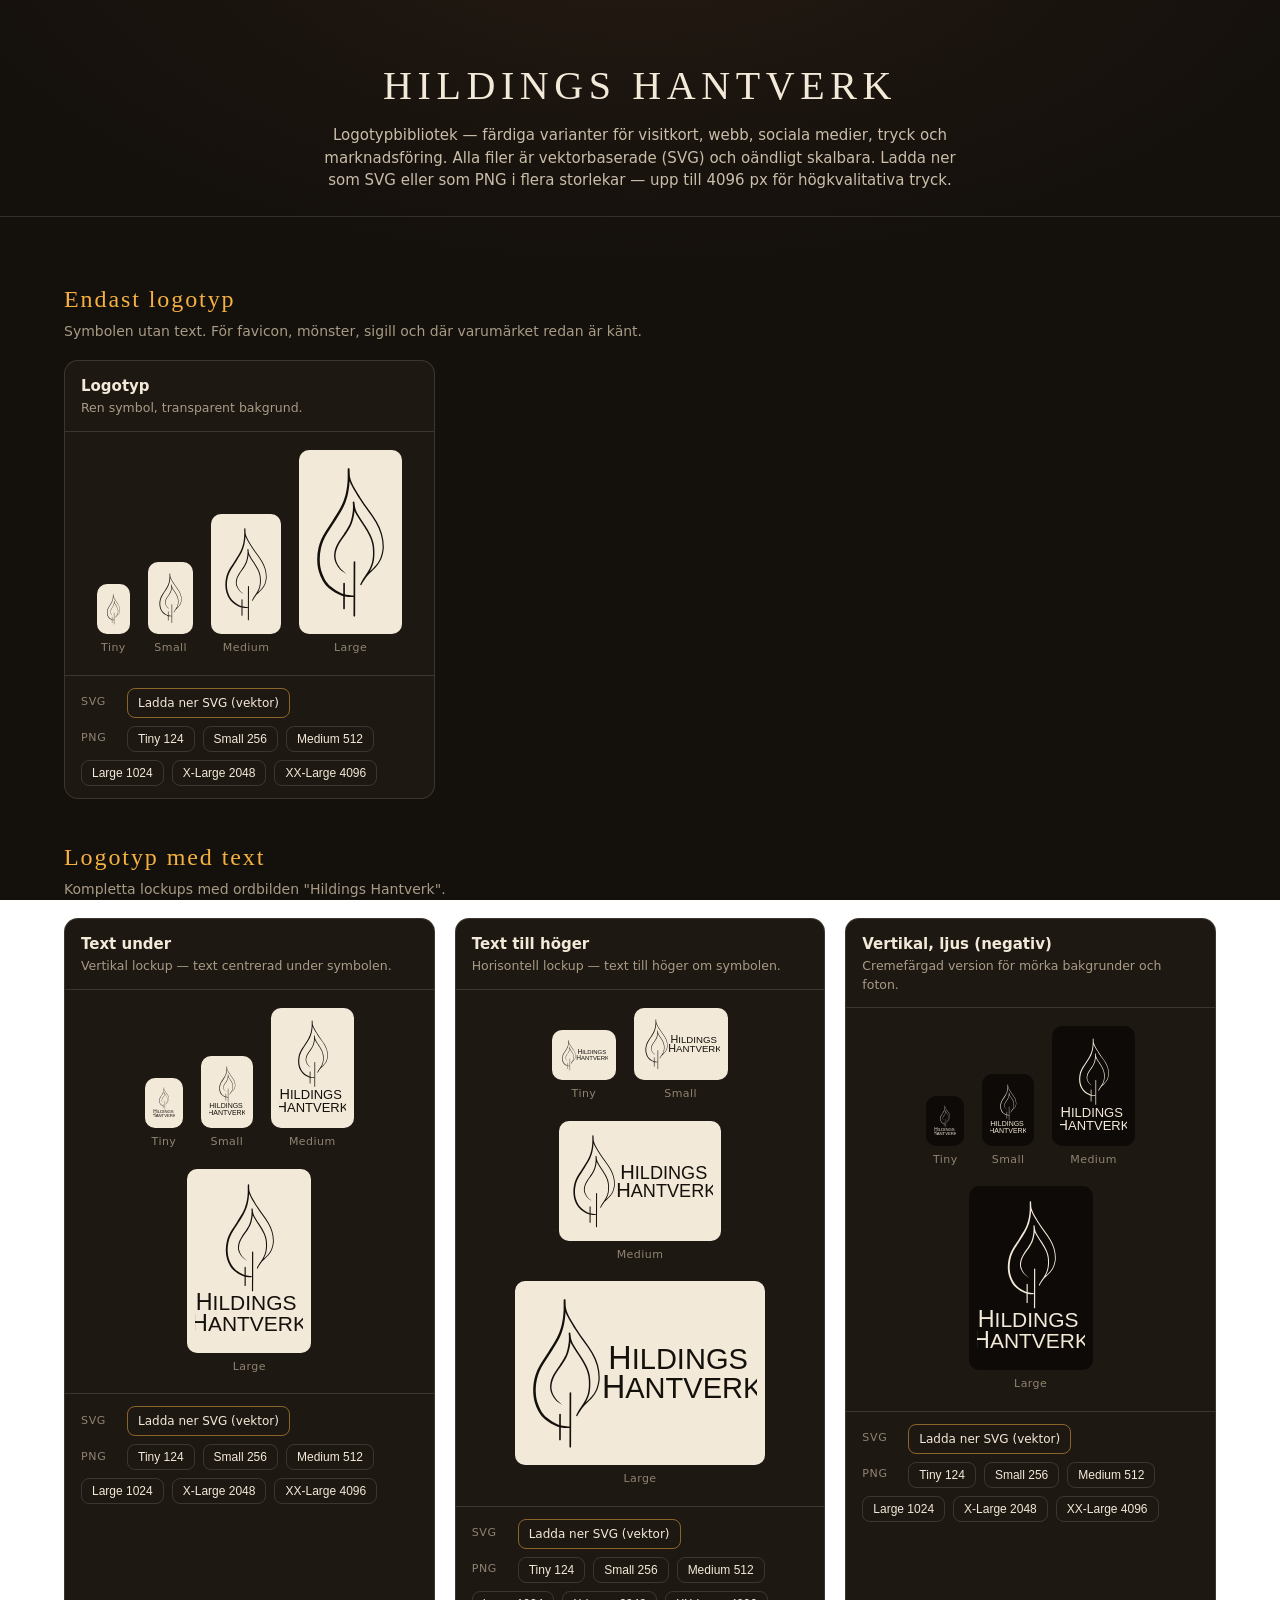
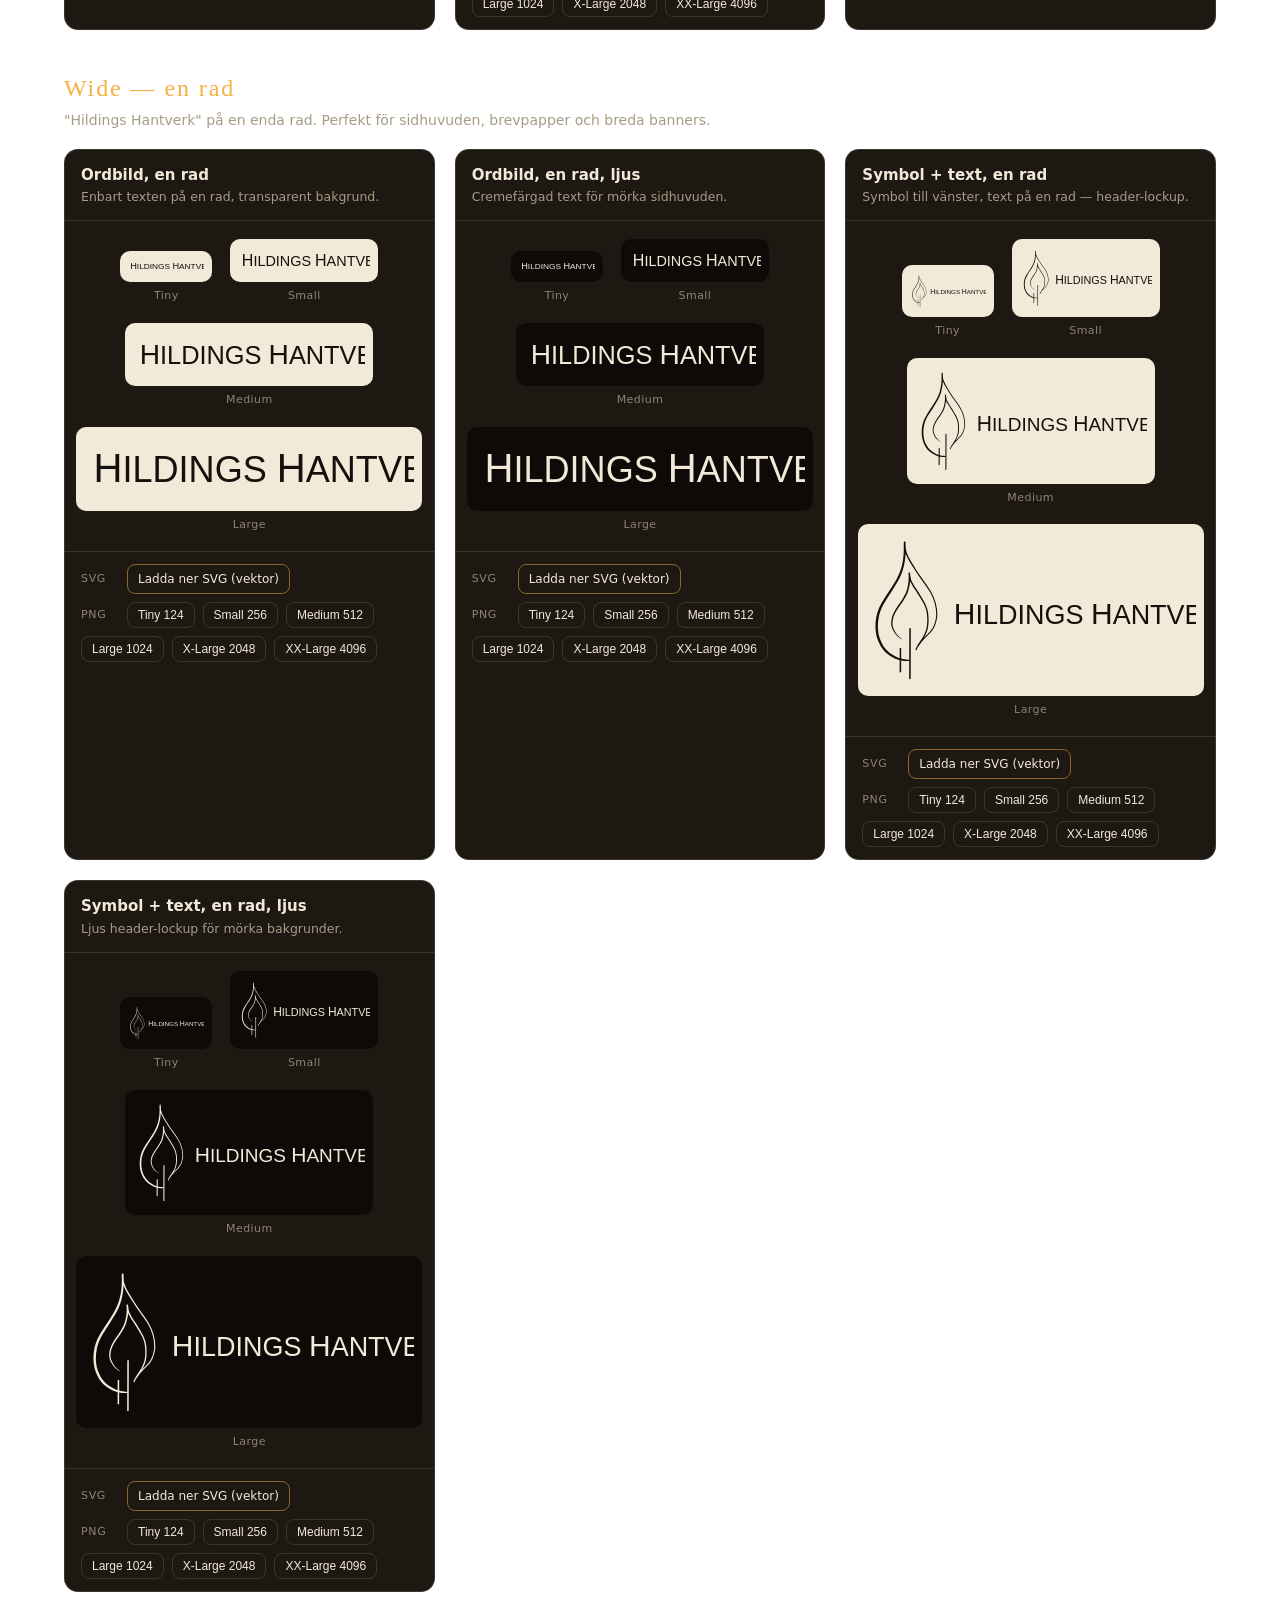
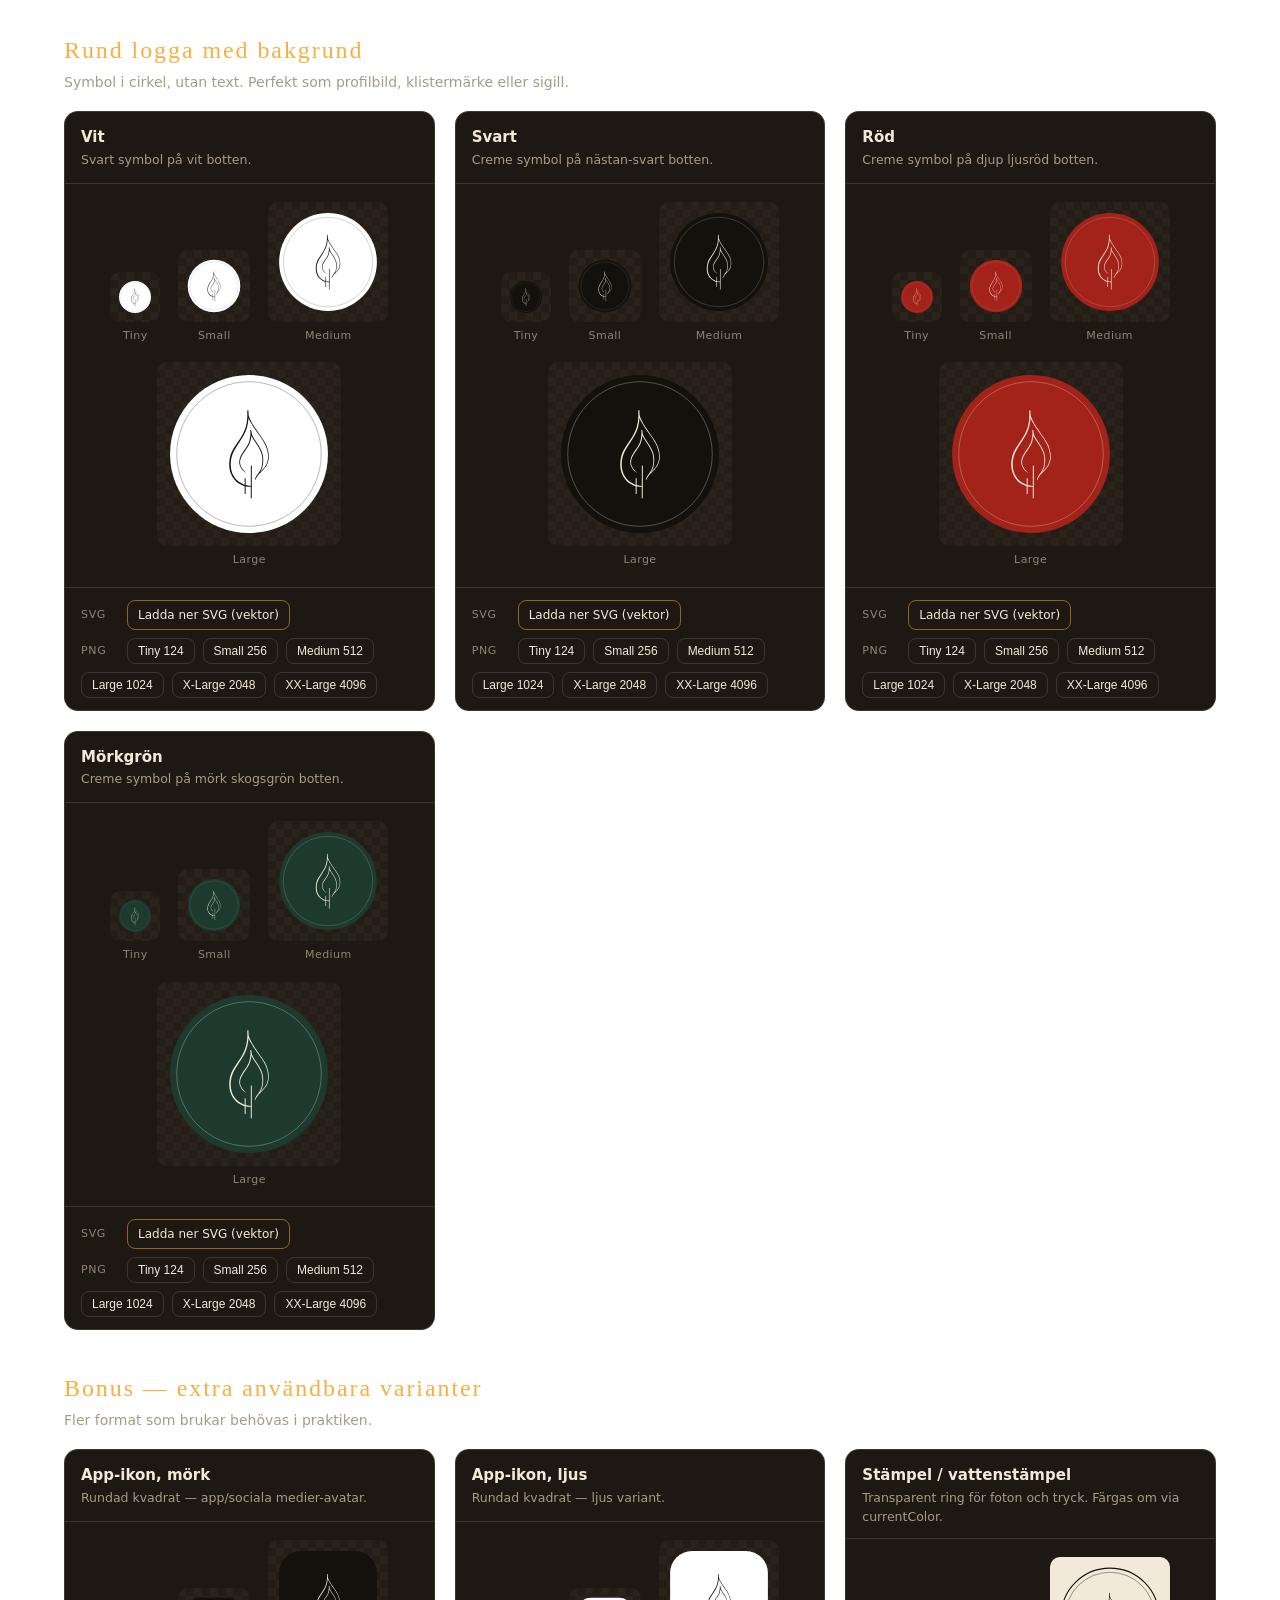
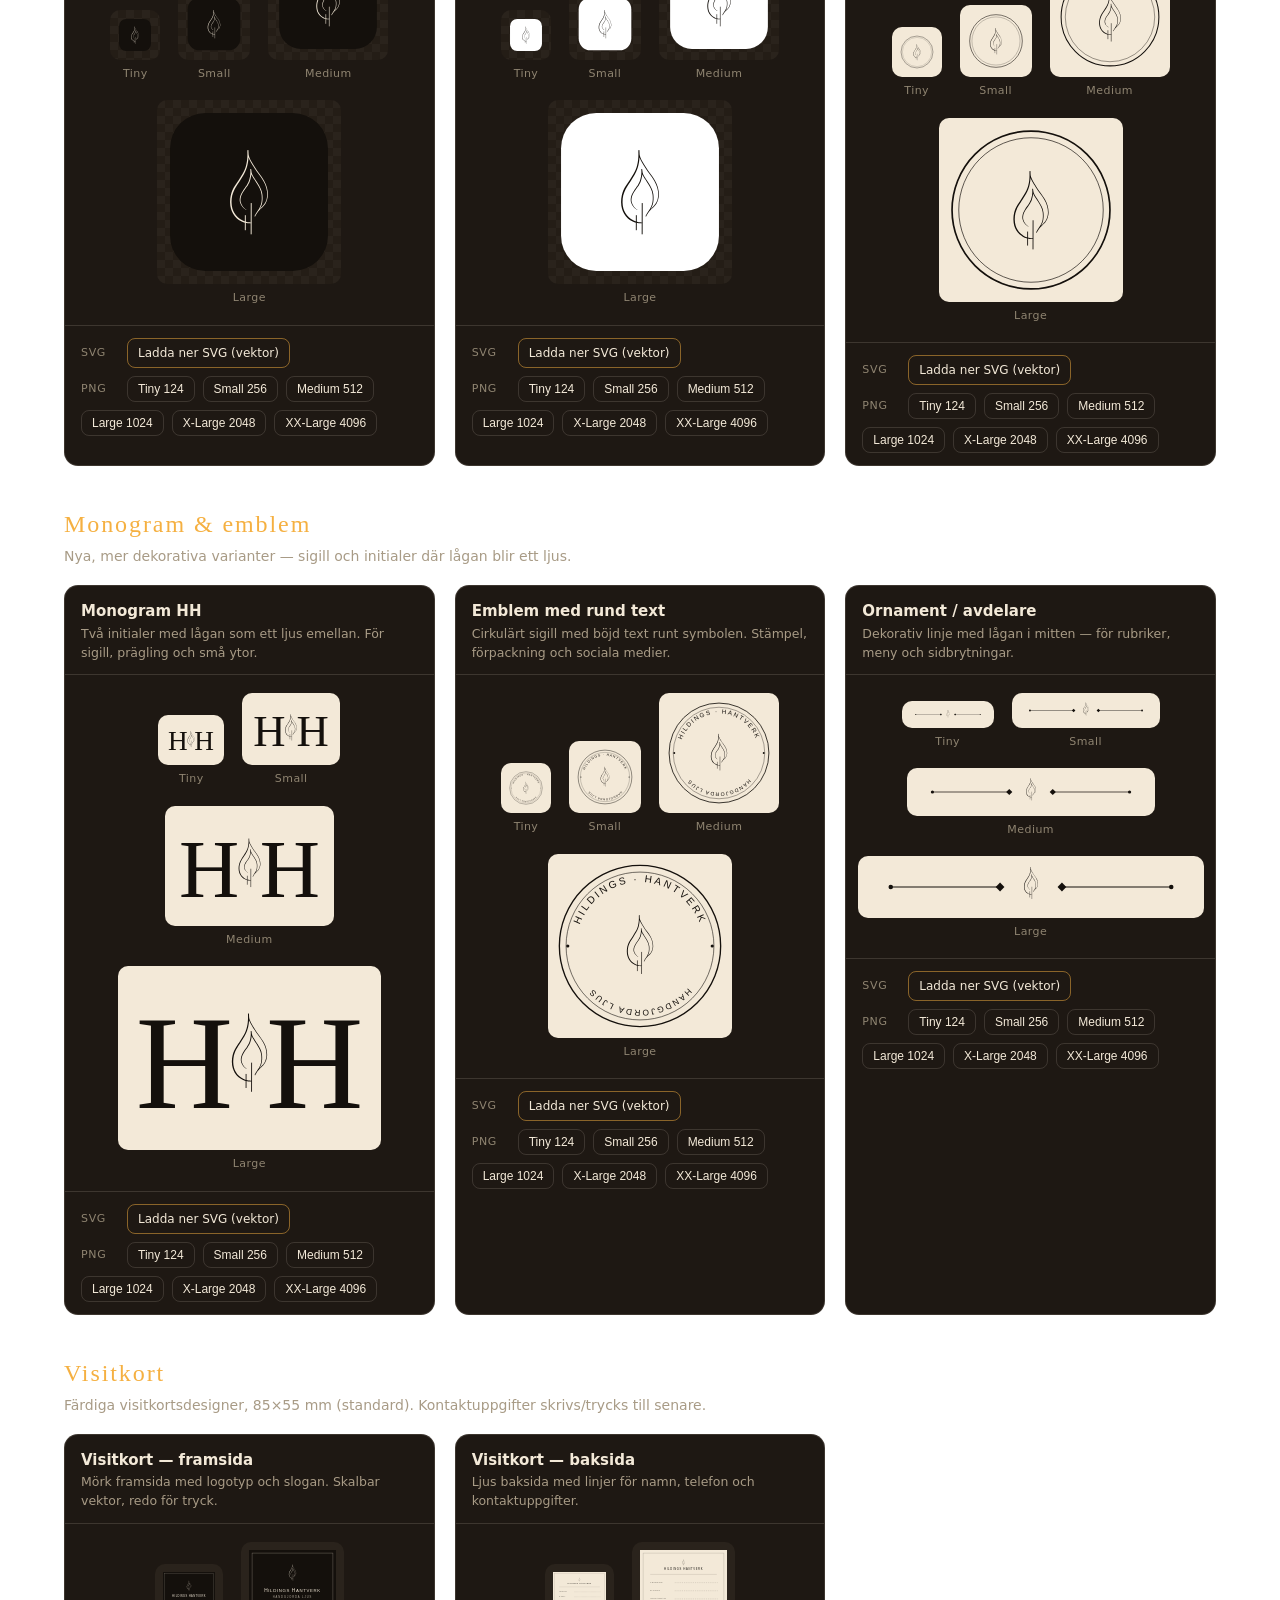
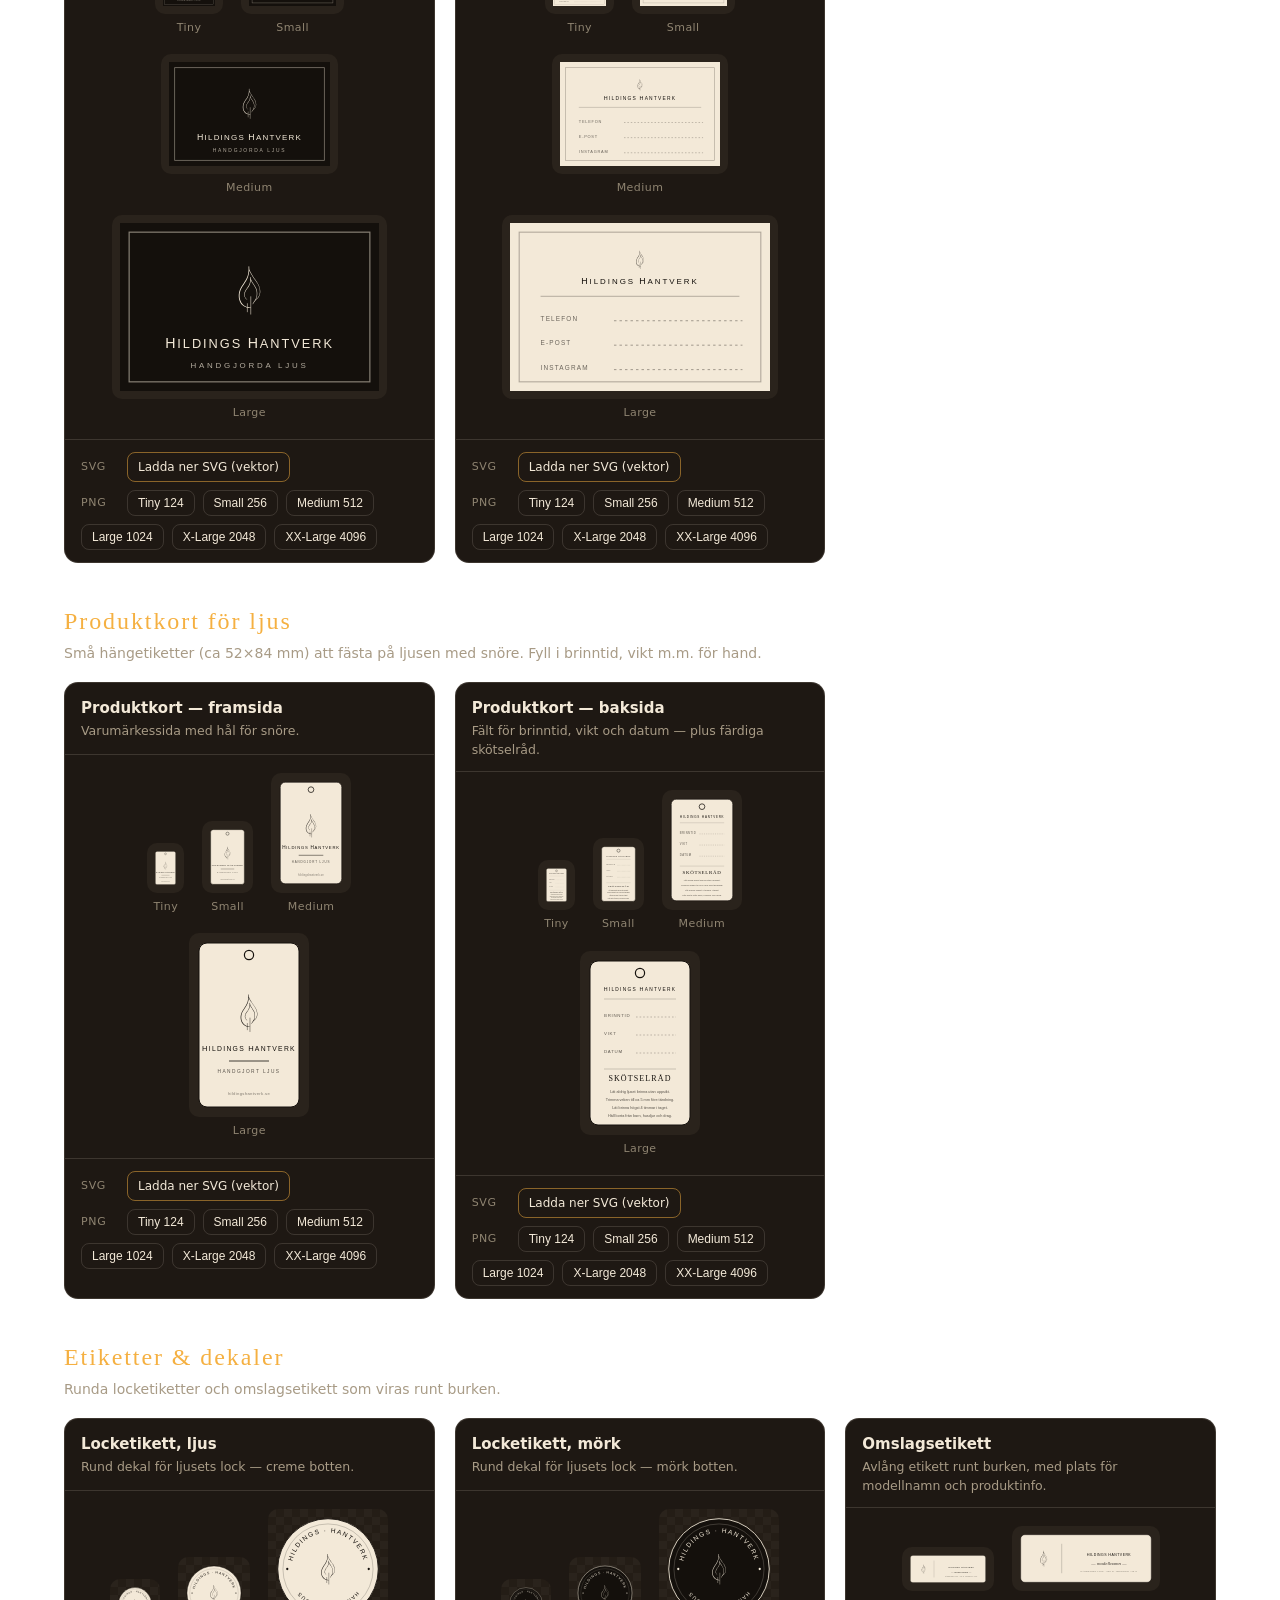
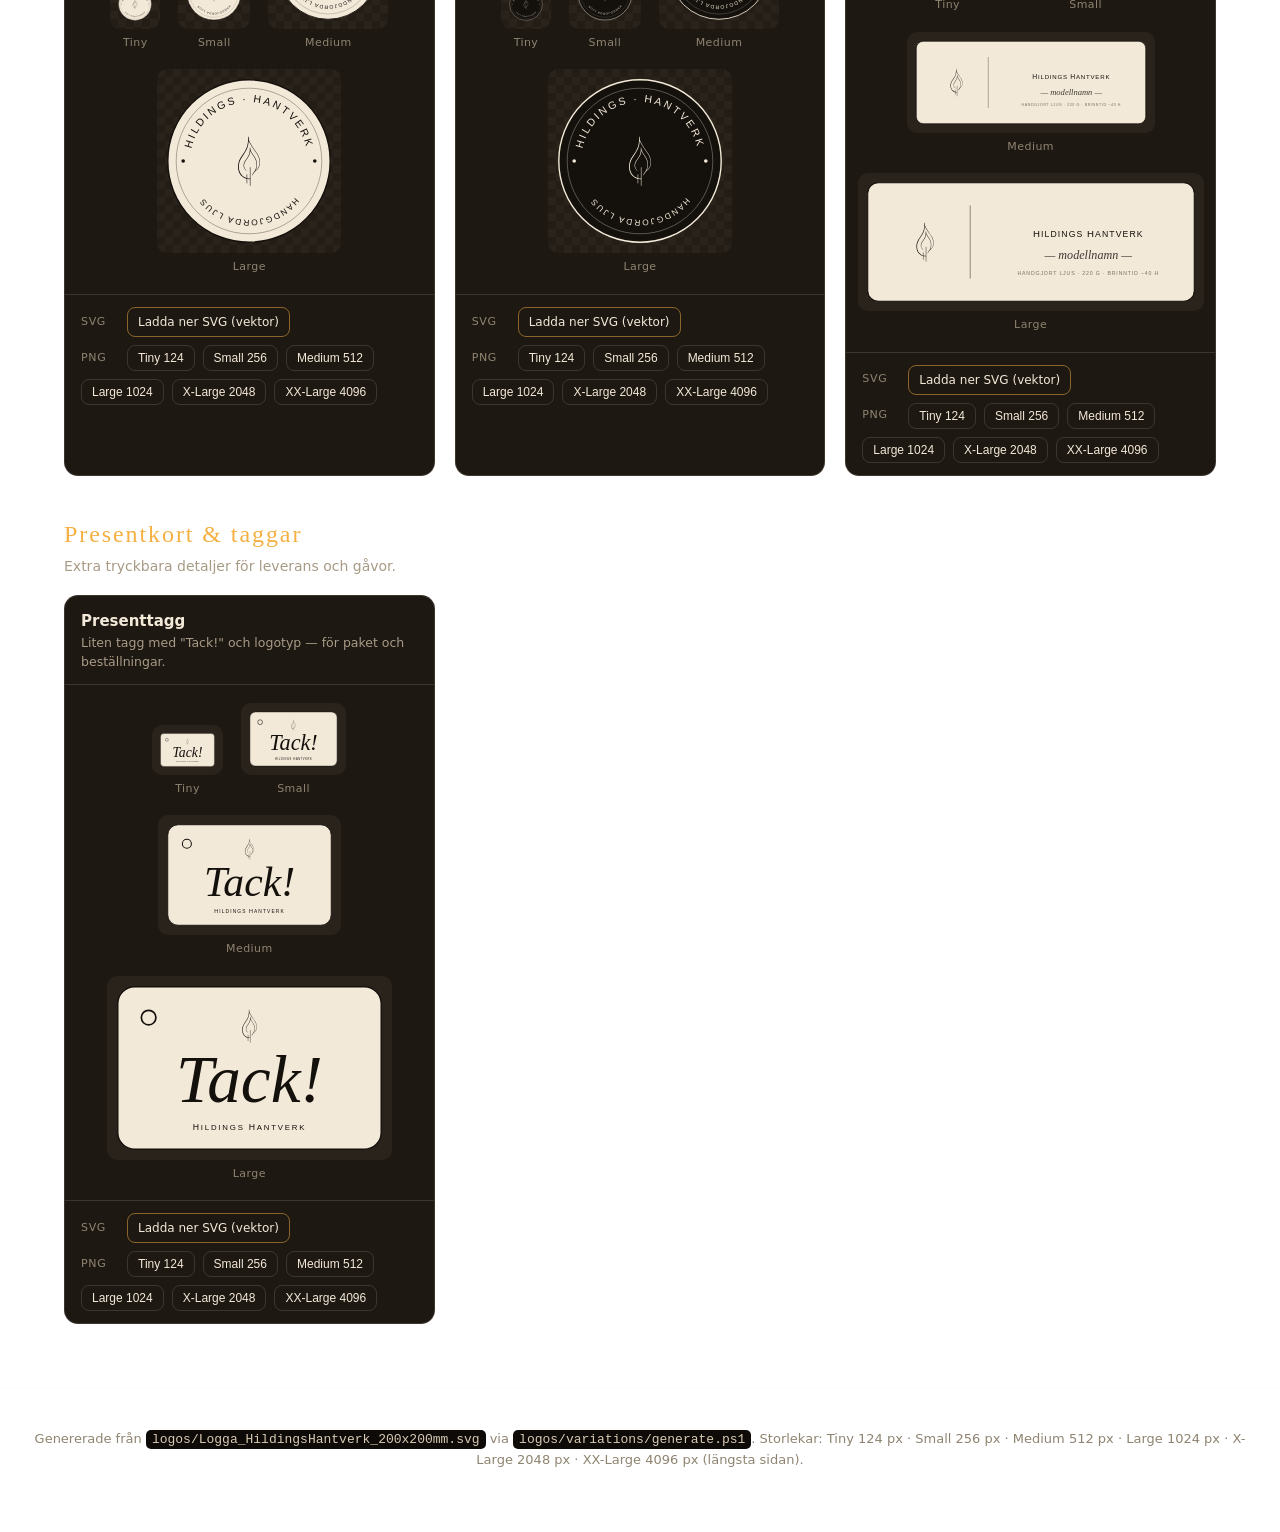
<file: logos/gallery.html>
<!DOCTYPE html>
<html lang="sv">
<head>
<meta charset="UTF-8">
<meta name="viewport" content="width=device-width, initial-scale=1.0">
<title>Hildings Hantverk — Logotypvarianter</title>
<style>
  :root{
    --near:#14100c; --cream:#f3e9d8; --amber:#f5b041; --red:#a3231a; --green:#1c3a2e;
    --panel:#1e1813; --line:rgba(243,233,216,.14);
  }
  *{box-sizing:border-box}
  body{
    margin:0; background:radial-gradient(1200px 600px at 50% -10%, #241a12 0%, var(--near) 60%) fixed;
    color:var(--cream); font-family:"Inter","Segoe UI",system-ui,Arial,sans-serif; line-height:1.5;
  }
  header{padding:56px 24px 24px; text-align:center; border-bottom:1px solid var(--line)}
  header h1{
    font-family:"Cormorant Garamond",Georgia,serif; font-weight:500; letter-spacing:.14em;
    text-transform:uppercase; font-size:clamp(24px,4vw,40px); margin:0 0 8px;
  }
  header p{margin:0 auto; max-width:640px; color:#c9bda9; font-size:15px}
  main{max-width:1200px; margin:0 auto; padding:24px}
  section{margin:40px 0}
  section > h2{
    font-family:"Cormorant Garamond",Georgia,serif; font-weight:500; letter-spacing:.08em;
    font-size:24px; margin:0 0 4px; color:var(--amber);
  }
  section > .sub{margin:0 0 18px; color:#a89b86; font-size:14px}
  .grid{display:grid; grid-template-columns:repeat(auto-fill,minmax(280px,1fr)); gap:20px}
  .card{
    background:var(--panel); border:1px solid var(--line); border-radius:14px; overflow:hidden;
    display:flex; flex-direction:column;
  }
  .card h3{margin:0; padding:14px 16px 2px; font-size:15px; font-weight:600}
  .card .desc{margin:0; padding:0 16px 12px; color:#a89b86; font-size:12.5px; min-height:32px}
  .previews{
    display:flex; align-items:flex-end; justify-content:center; gap:18px; padding:18px 16px;
    border-top:1px solid var(--line); border-bottom:1px solid var(--line); flex-wrap:wrap;
  }
  .pv{display:flex; flex-direction:column; align-items:center; gap:6px}
  .pv .frame{
    display:flex; align-items:center; justify-content:center; border-radius:10px; padding:8px;
  }
  .pv .frame img{display:block}
  .pv small{color:#8f8471; font-size:11px; letter-spacing:.04em}
  .bg-cream{background:var(--cream)}
  .bg-dark{background:#0d0a07}
  .bg-soft{background:#2a231c}
  .bg-checker{
    background-color:#2a231c;
    background-image:linear-gradient(45deg,#241d16 25%,transparent 25%),linear-gradient(-45deg,#241d16 25%,transparent 25%),linear-gradient(45deg,transparent 75%,#241d16 75%),linear-gradient(-45deg,transparent 75%,#241d16 75%);
    background-size:16px 16px; background-position:0 0,0 8px,8px -8px,-8px 0;
  }
  .downloads{padding:12px 16px; display:flex; flex-direction:column; gap:8px}
  .dl-row{display:flex; align-items:center; gap:8px; flex-wrap:wrap}
  .dl-label{font-size:11px; color:#8f8471; width:38px; text-transform:uppercase; letter-spacing:.06em}
  .btn{
    border:1px solid var(--line); background:transparent; color:var(--cream); cursor:pointer;
    padding:5px 10px; border-radius:8px; font-size:12px; text-decoration:none; display:inline-block;
    transition:background .15s,border-color .15s;
  }
  .btn:hover{background:rgba(245,176,65,.14); border-color:var(--amber)}
  .btn.svg{border-color:rgba(245,176,65,.5)}
  footer{padding:40px 24px 64px; text-align:center; color:#8f8471; font-size:13px; border-top:1px solid var(--line)}
  code{background:#0d0a07; padding:2px 6px; border-radius:5px; color:#d8cbb4}
</style>
</head>
<body>
<header>
  <h1>Hildings Hantverk</h1>
  <p>Logotypbibliotek — färdiga varianter för visitkort, webb, sociala medier, tryck och marknadsföring.
     Alla filer är vektorbaserade (SVG) och oändligt skalbara. Ladda ner som SVG eller som PNG i flera storlekar — upp till 4096 px för högkvalitativa tryck.</p>
</header>
<main id="app"></main>
<footer>
  Genererade från <code>logos/Logga_HildingsHantverk_200x200mm.svg</code> via <code>logos/variations/generate.ps1</code>.
  Storlekar: Tiny&nbsp;124&nbsp;px · Small 256&nbsp;px · Medium 512&nbsp;px · Large 1024&nbsp;px · X-Large 2048&nbsp;px · XX-Large 4096&nbsp;px (längsta sidan).
</footer>

<script>
const SIZES  = { T:124, S:256, M:512, L:1024, XL:2048, XXL:4096 };
const LABELS = { T:'Tiny', S:'Small', M:'Medium', L:'Large', XL:'X-Large', XXL:'XX-Large' };
// Which sizes to show as visual thumbnails (downloads offer every size in SIZES).
const PREVIEW_KEYS = ['T','S','M','L'];

// bg: backdrop for the transparent-preview so the artwork is visible
const SECTIONS = [
  { title:'Endast logotyp', sub:'Symbolen utan text. För favicon, mönster, sigill och där varumärket redan är känt.',
    items:[ {file:'logo-only', title:'Logotyp', desc:'Ren symbol, transparent bakgrund.', bg:'cream'} ] },

  { title:'Logotyp med text', sub:'Kompletta lockups med ordbilden "Hildings Hantverk".',
    items:[
      {file:'lockup-vertical', title:'Text under', desc:'Vertikal lockup — text centrerad under symbolen.', bg:'cream'},
      {file:'lockup-horizontal', title:'Text till höger', desc:'Horisontell lockup — text till höger om symbolen.', bg:'cream'},
      {file:'lockup-vertical-reversed', title:'Vertikal, ljus (negativ)', desc:'Cremefärgad version för mörka bakgrunder och foton.', bg:'dark'},
    ] },

  { title:'Wide — en rad', sub:'"Hildings Hantverk" på en enda rad. Perfekt för sidhuvuden, brevpapper och breda banners.',
    items:[
      {file:'wordmark-wide', title:'Ordbild, en rad', desc:'Enbart texten på en rad, transparent bakgrund.', bg:'cream', wide:true},
      {file:'wordmark-wide-reversed', title:'Ordbild, en rad, ljus', desc:'Cremefärgad text för mörka sidhuvuden.', bg:'dark', wide:true},
      {file:'lockup-wide', title:'Symbol + text, en rad', desc:'Symbol till vänster, text på en rad — header-lockup.', bg:'cream', wide:true},
      {file:'lockup-wide-reversed', title:'Symbol + text, en rad, ljus', desc:'Ljus header-lockup för mörka bakgrunder.', bg:'dark', wide:true},
    ] },

  { title:'Rund logga med bakgrund', sub:'Symbol i cirkel, utan text. Perfekt som profilbild, klistermärke eller sigill.',
    items:[
      {file:'badge-round-white', title:'Vit', desc:'Svart symbol på vit botten.', bg:'checker'},
      {file:'badge-round-black', title:'Svart', desc:'Creme symbol på nästan-svart botten.', bg:'checker'},
      {file:'badge-round-red', title:'Röd', desc:'Creme symbol på djup ljusröd botten.', bg:'checker'},
      {file:'badge-round-green', title:'Mörkgrön', desc:'Creme symbol på mörk skogsgrön botten.', bg:'checker'},
    ] },

  { title:'Bonus — extra användbara varianter', sub:'Fler format som brukar behövas i praktiken.',
    items:[
      {file:'app-icon-dark', title:'App-ikon, mörk', desc:'Rundad kvadrat — app/sociala medier-avatar.', bg:'checker'},
      {file:'app-icon-light', title:'App-ikon, ljus', desc:'Rundad kvadrat — ljus variant.', bg:'checker'},
      {file:'stamp', title:'Stämpel / vattenstämpel', desc:'Transparent ring för foton och tryck. Färgas om via currentColor.', bg:'cream'},
    ] },

  { title:'Monogram & emblem', sub:'Nya, mer dekorativa varianter — sigill och initialer där lågan blir ett ljus.',
    items:[
      {file:'monogram-hh', title:'Monogram HH', desc:'Två initialer med lågan som ett ljus emellan. För sigill, prägling och små ytor.', bg:'cream'},
      {file:'emblem-round', title:'Emblem med rund text', desc:'Cirkulärt sigill med böjd text runt symbolen. Stämpel, förpackning och sociala medier.', bg:'cream'},
      {file:'divider', title:'Ornament / avdelare', desc:'Dekorativ linje med lågan i mitten — för rubriker, meny och sidbrytningar.', bg:'cream', wide:true},
    ] },

  { title:'Visitkort', sub:'Färdiga visitkortsdesigner, 85×55 mm (standard). Kontaktuppgifter skrivs/trycks till senare.',
    items:[
      {file:'business-card-front', title:'Visitkort — framsida', desc:'Mörk framsida med logotyp och slogan. Skalbar vektor, redo för tryck.', bg:'soft'},
      {file:'business-card-back', title:'Visitkort — baksida', desc:'Ljus baksida med linjer för namn, telefon och kontaktuppgifter.', bg:'soft'},
    ] },

  { title:'Produktkort för ljus', sub:'Små hängetiketter (ca 52×84 mm) att fästa på ljusen med snöre. Fyll i brinntid, vikt m.m. för hand.',
    items:[
      {file:'product-card-front', title:'Produktkort — framsida', desc:'Varumärkessida med hål för snöre.', bg:'soft'},
      {file:'product-card-back', title:'Produktkort — baksida', desc:'Fält för brinntid, vikt och datum — plus färdiga skötselråd.', bg:'soft'},
    ] },

  { title:'Etiketter & dekaler', sub:'Runda locketiketter och omslagsetikett som viras runt burken.',
    items:[
      {file:'label-top-cream', title:'Locketikett, ljus', desc:'Rund dekal för ljusets lock — creme botten.', bg:'checker'},
      {file:'label-top-dark', title:'Locketikett, mörk', desc:'Rund dekal för ljusets lock — mörk botten.', bg:'checker'},
      {file:'candle-wrap-label', title:'Omslagsetikett', desc:'Avlång etikett runt burken, med plats för modellnamn och produktinfo.', bg:'soft', wide:true},
    ] },

  { title:'Presentkort & taggar', sub:'Extra tryckbara detaljer för leverans och gåvor.',
    items:[
      {file:'gift-tag', title:'Presenttagg', desc:'Liten tagg med "Tack!" och logotyp — för paket och beställningar.', bg:'soft'},
    ] },
];

const DISPLAY_H = { T:34, S:56, M:104, L:168 };   // preview heights (normal items)
const DISPLAY_W = { T:76, S:132, M:232, L:330 };  // preview widths (wide items)
const DIR = 'variations/'; // the SVG source files live in logos/variations/

async function fetchSvgText(file){
  const r = await fetch(DIR + file + '.svg');
  return await r.text();
}
function viewBoxAspect(svgText){
  const m = svgText.match(/viewBox="([\d.\-\s]+)"/);
  const p = m[1].trim().split(/\s+/).map(Number);
  return p[2] / p[3]; // w/h
}
async function toPng(file, longest){
  const svgText = await fetchSvgText(file);
  const aspect = viewBoxAspect(svgText);
  let w, h;
  if (aspect >= 1){ w = longest; h = Math.round(longest / aspect); }
  else { h = longest; w = Math.round(longest * aspect); }
  const blob = new Blob([svgText], {type:'image/svg+xml'});
  const url = URL.createObjectURL(blob);
  const img = new Image();
  await new Promise((res,rej)=>{ img.onload=res; img.onerror=rej; img.src=url; });
  const canvas = document.createElement('canvas');
  canvas.width = w; canvas.height = h;
  const ctx = canvas.getContext('2d');
  ctx.drawImage(img, 0, 0, w, h);
  URL.revokeObjectURL(url);
  return await new Promise(res => canvas.toBlob(res, 'image/png'));
}
async function downloadPng(file, key){
  const blob = await toPng(file, SIZES[key]);
  const a = document.createElement('a');
  a.href = URL.createObjectURL(blob);
  a.download = `hildings-${file}-${LABELS[key].toLowerCase()}-${SIZES[key]}.png`;
  a.click();
  setTimeout(()=>URL.revokeObjectURL(a.href), 1000);
}

function card(item){
  const el = document.createElement('div');
  el.className = 'card';
  const previews = PREVIEW_KEYS.map(k=>{
    const style = item.wide ? `width:${DISPLAY_W[k]}px` : `height:${DISPLAY_H[k]}px`;
    return `
    <div class="pv">
      <div class="frame bg-${item.bg}">
        <img src="${DIR}${item.file}.svg" alt="${item.title} ${LABELS[k]}" style="${style}">
      </div>
      <small>${LABELS[k]}</small>
    </div>`;
  }).join('');
  const buttons = Object.keys(SIZES).map(k=>
    `<button class="btn" data-file="${item.file}" data-size="${k}">${LABELS[k]} ${SIZES[k]}</button>`
  ).join('');
  el.innerHTML = `
    <h3>${item.title}</h3>
    <p class="desc">${item.desc}</p>
    <div class="previews">${previews}</div>
    <div class="downloads">
      <div class="dl-row">
        <span class="dl-label">SVG</span>
        <a class="btn svg" href="${DIR}${item.file}.svg" download>Ladda ner SVG (vektor)</a>
      </div>
      <div class="dl-row">
        <span class="dl-label">PNG</span>
        ${buttons}
      </div>
    </div>`;
  return el;
}

const app = document.getElementById('app');
for (const sec of SECTIONS){
  const s = document.createElement('section');
  s.innerHTML = `<h2>${sec.title}</h2><p class="sub">${sec.sub}</p>`;
  const grid = document.createElement('div');
  grid.className = 'grid';
  sec.items.forEach(it => grid.appendChild(card(it)));
  s.appendChild(grid);
  app.appendChild(s);
}
app.addEventListener('click', e=>{
  const b = e.target.closest('button[data-file]');
  if (!b) return;
  b.disabled = true; const t = b.textContent; b.textContent = '…';
  downloadPng(b.dataset.file, b.dataset.size).finally(()=>{ b.disabled=false; b.textContent=t; });
});
</script>
</body>
</html>
</file>
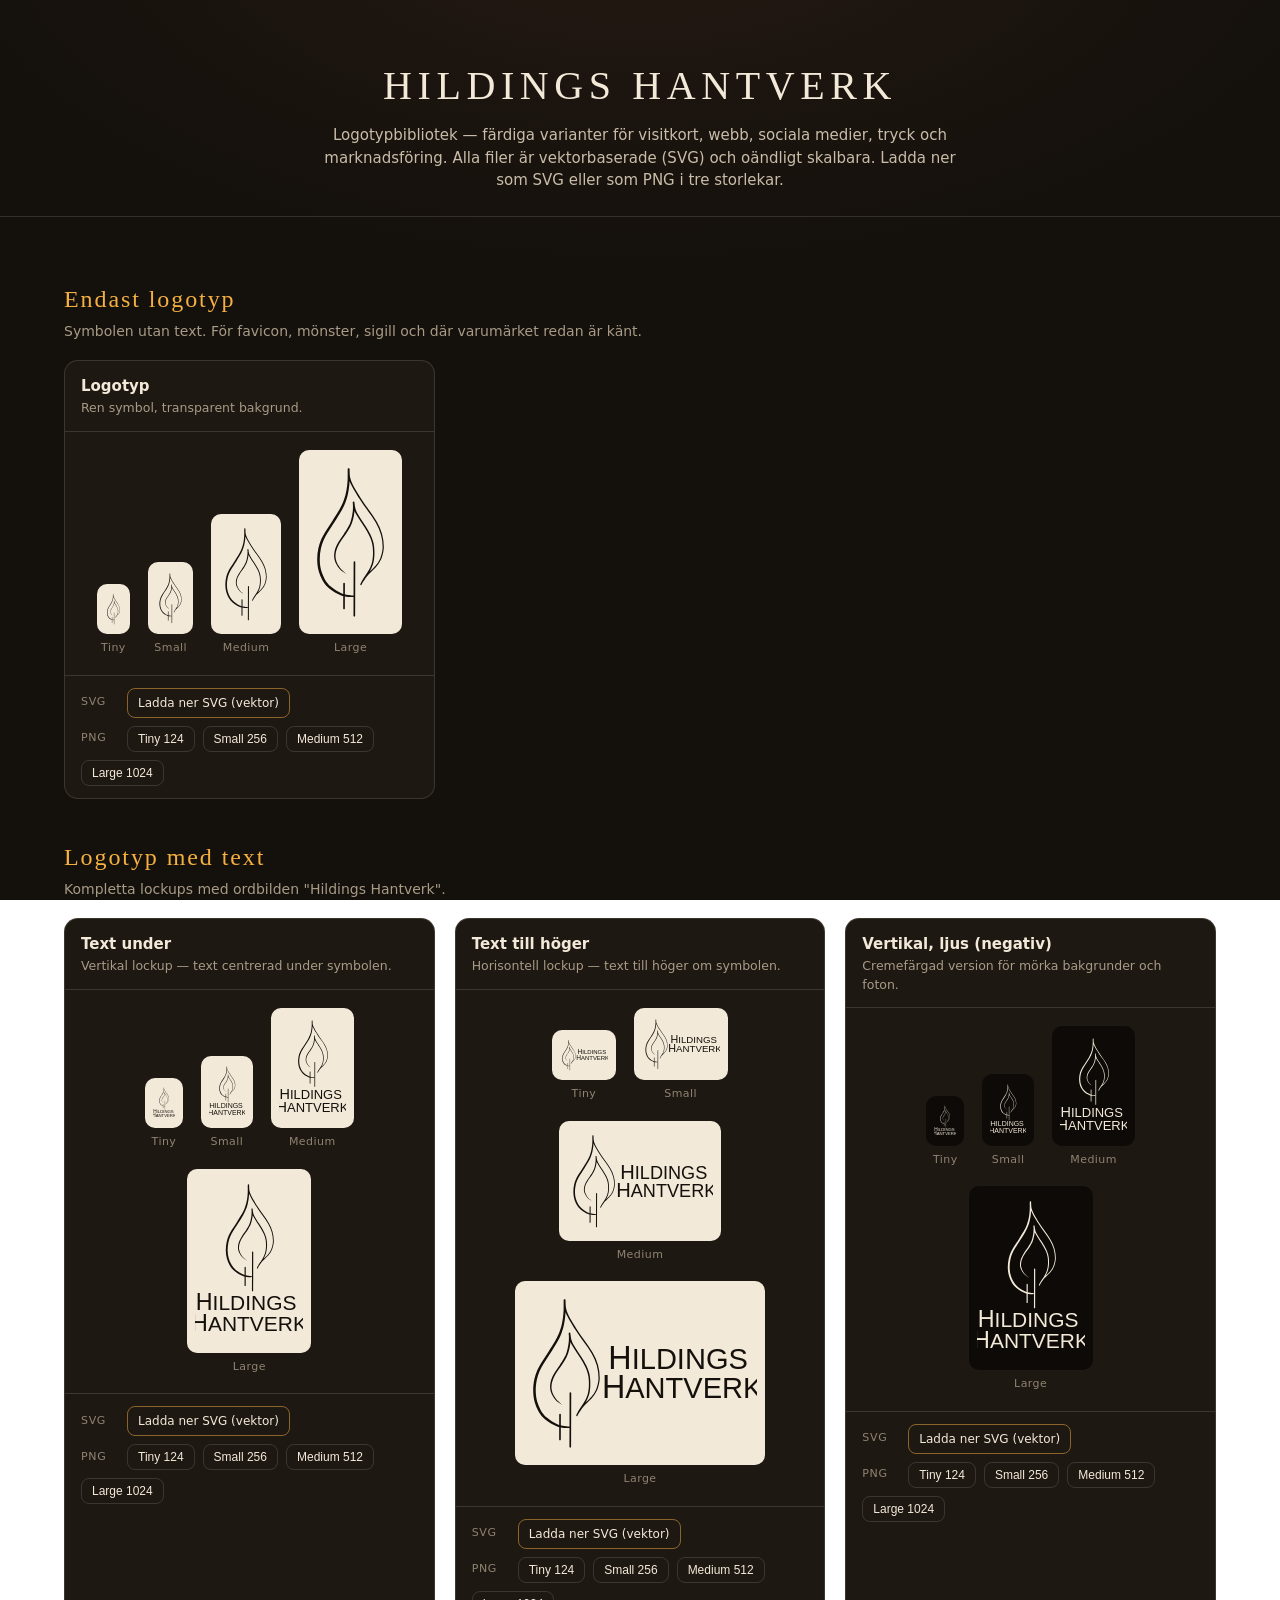
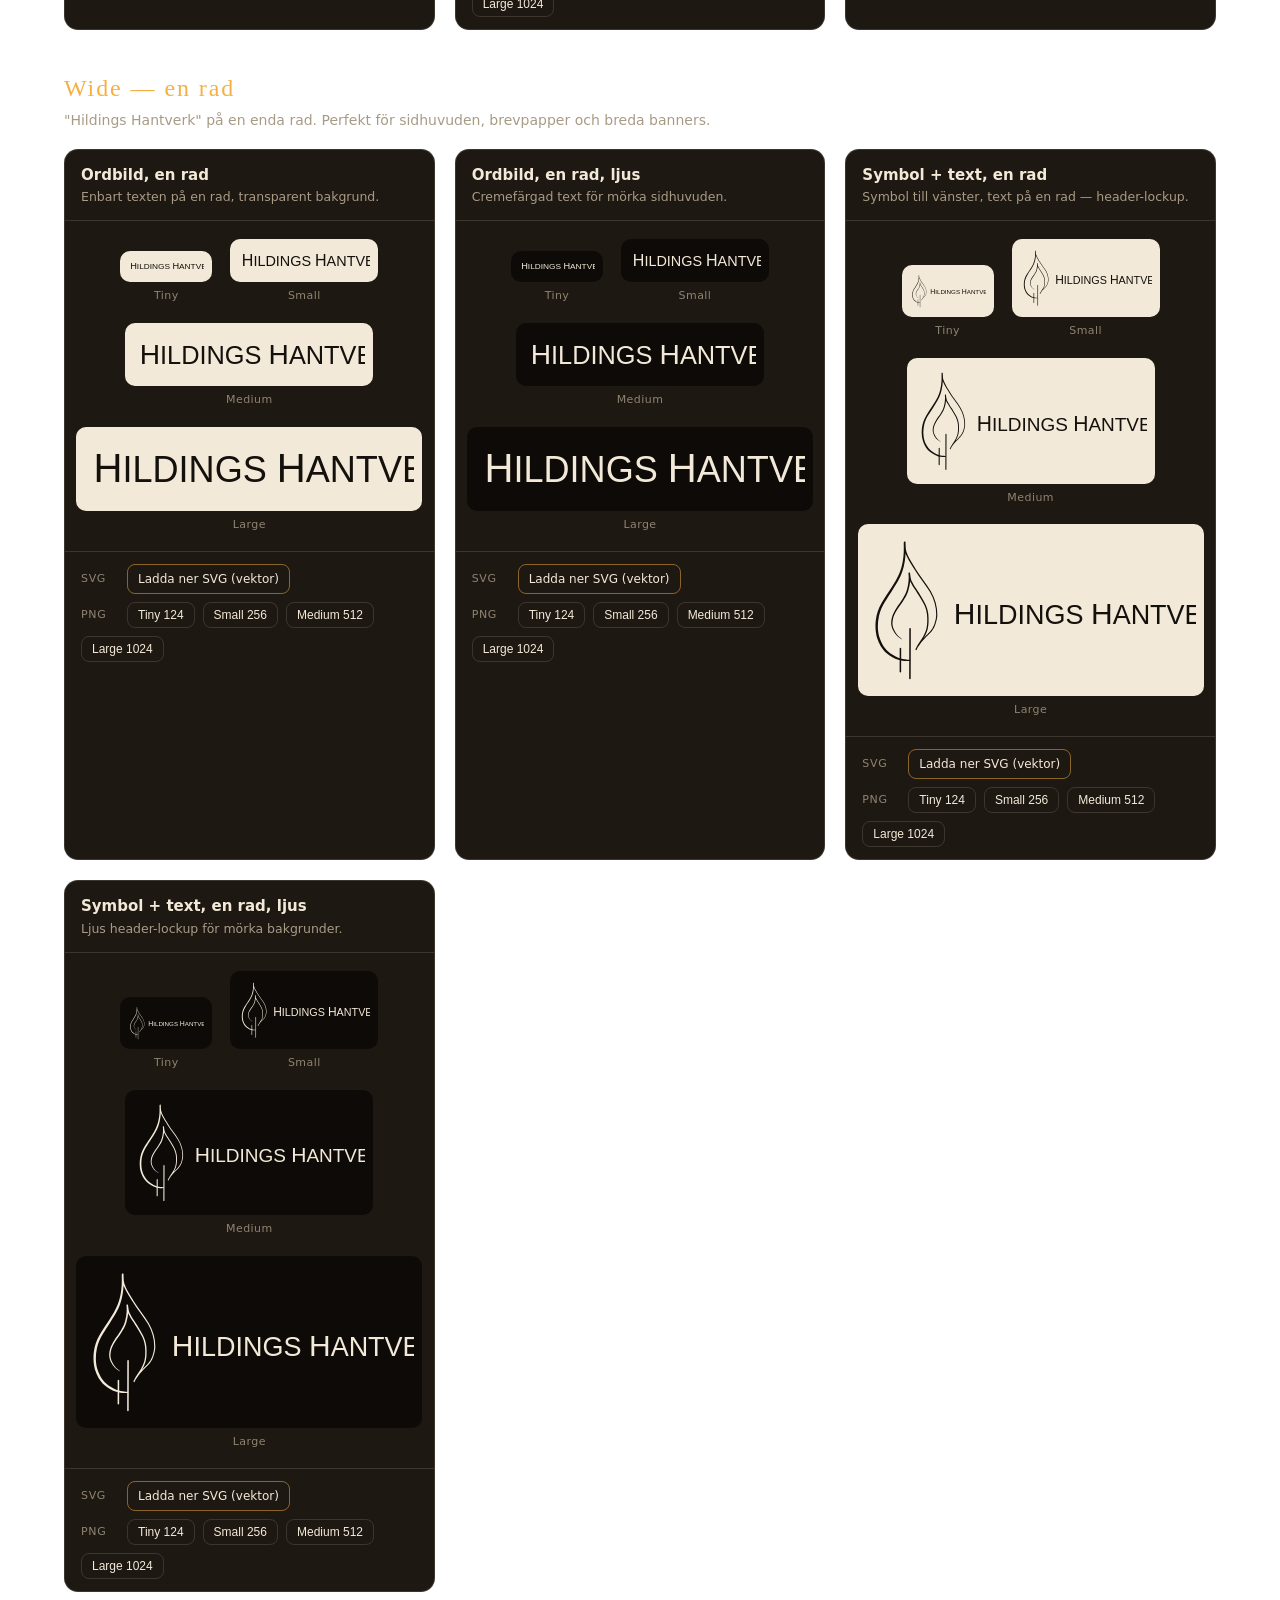
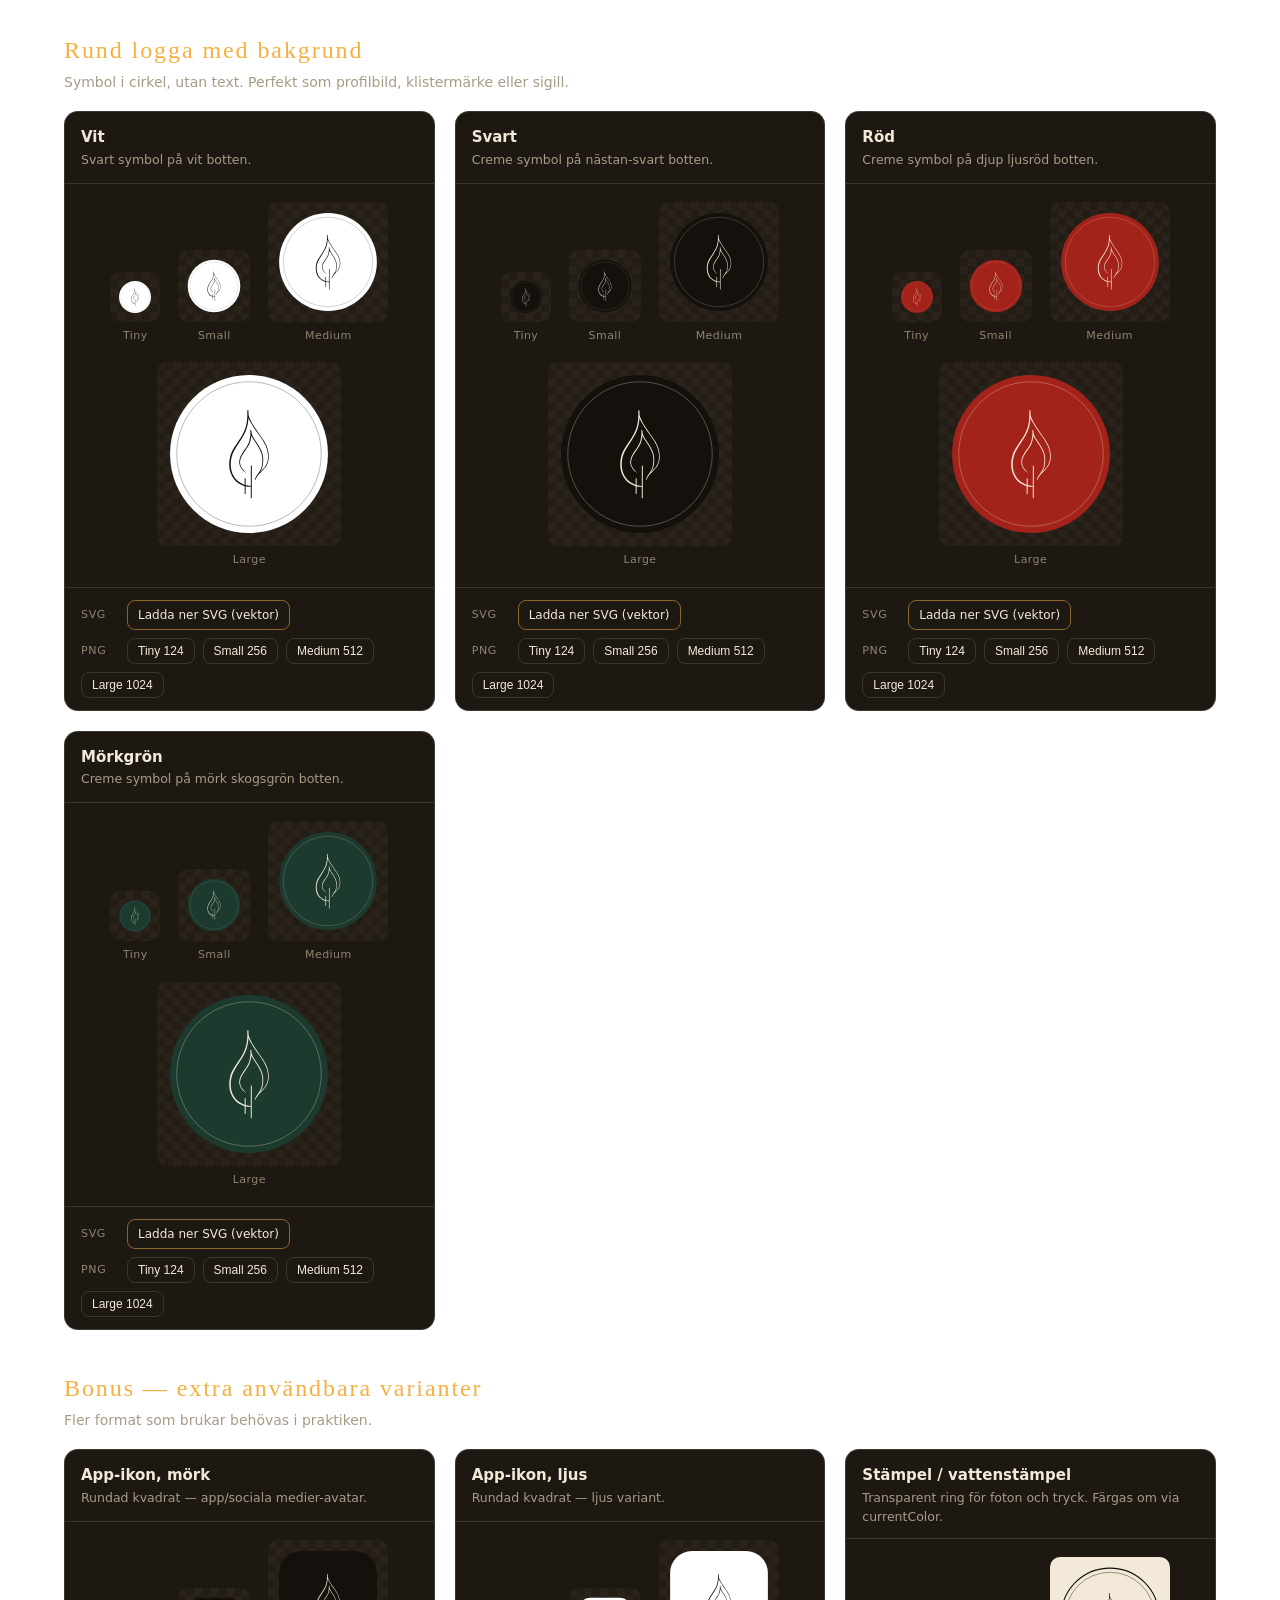
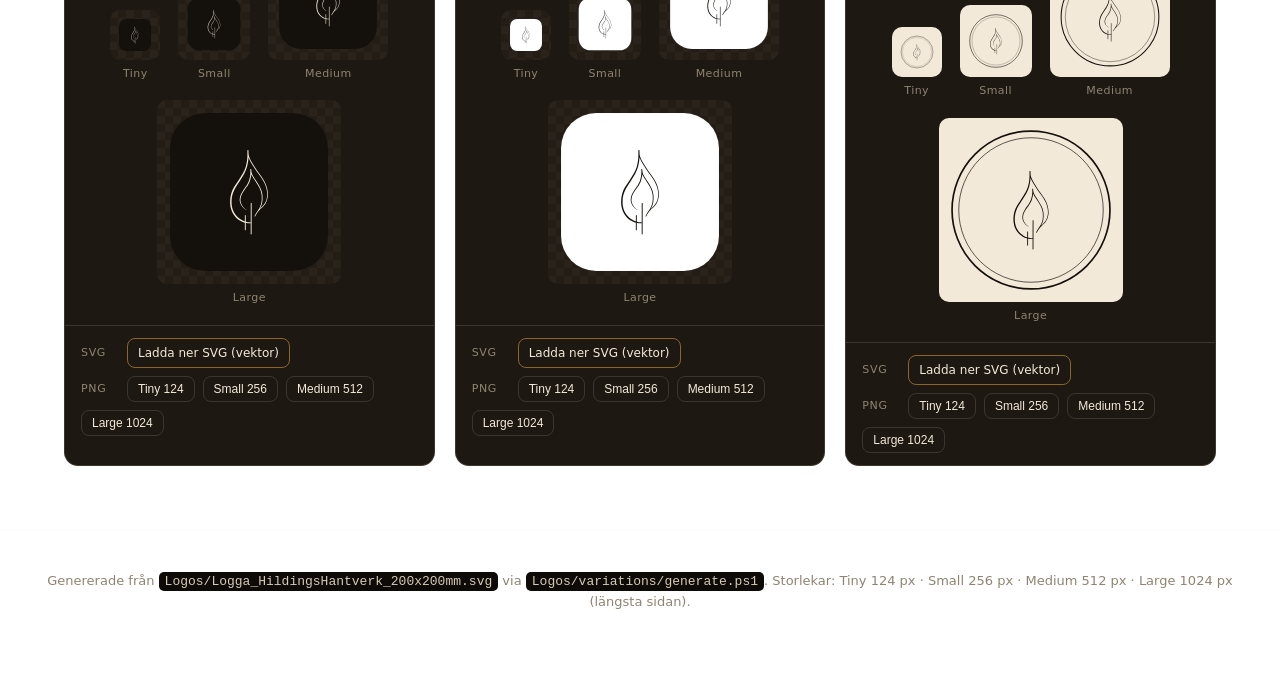
<file: Logos/variations/gallery.html>
<!DOCTYPE html>
<html lang="sv">
<head>
<meta charset="UTF-8">
<meta name="viewport" content="width=device-width, initial-scale=1.0">
<title>Hildings Hantverk — Logotypvarianter</title>
<style>
  :root{
    --near:#14100c; --cream:#f3e9d8; --amber:#f5b041; --red:#a3231a; --green:#1c3a2e;
    --panel:#1e1813; --line:rgba(243,233,216,.14);
  }
  *{box-sizing:border-box}
  body{
    margin:0; background:radial-gradient(1200px 600px at 50% -10%, #241a12 0%, var(--near) 60%) fixed;
    color:var(--cream); font-family:"Inter","Segoe UI",system-ui,Arial,sans-serif; line-height:1.5;
  }
  header{padding:56px 24px 24px; text-align:center; border-bottom:1px solid var(--line)}
  header h1{
    font-family:"Cormorant Garamond",Georgia,serif; font-weight:500; letter-spacing:.14em;
    text-transform:uppercase; font-size:clamp(24px,4vw,40px); margin:0 0 8px;
  }
  header p{margin:0 auto; max-width:640px; color:#c9bda9; font-size:15px}
  main{max-width:1200px; margin:0 auto; padding:24px}
  section{margin:40px 0}
  section > h2{
    font-family:"Cormorant Garamond",Georgia,serif; font-weight:500; letter-spacing:.08em;
    font-size:24px; margin:0 0 4px; color:var(--amber);
  }
  section > .sub{margin:0 0 18px; color:#a89b86; font-size:14px}
  .grid{display:grid; grid-template-columns:repeat(auto-fill,minmax(280px,1fr)); gap:20px}
  .card{
    background:var(--panel); border:1px solid var(--line); border-radius:14px; overflow:hidden;
    display:flex; flex-direction:column;
  }
  .card h3{margin:0; padding:14px 16px 2px; font-size:15px; font-weight:600}
  .card .desc{margin:0; padding:0 16px 12px; color:#a89b86; font-size:12.5px; min-height:32px}
  .previews{
    display:flex; align-items:flex-end; justify-content:center; gap:18px; padding:18px 16px;
    border-top:1px solid var(--line); border-bottom:1px solid var(--line); flex-wrap:wrap;
  }
  .pv{display:flex; flex-direction:column; align-items:center; gap:6px}
  .pv .frame{
    display:flex; align-items:center; justify-content:center; border-radius:10px; padding:8px;
  }
  .pv .frame img{display:block}
  .pv small{color:#8f8471; font-size:11px; letter-spacing:.04em}
  .bg-cream{background:var(--cream)}
  .bg-dark{background:#0d0a07}
  .bg-checker{
    background-color:#2a231c;
    background-image:linear-gradient(45deg,#241d16 25%,transparent 25%),linear-gradient(-45deg,#241d16 25%,transparent 25%),linear-gradient(45deg,transparent 75%,#241d16 75%),linear-gradient(-45deg,transparent 75%,#241d16 75%);
    background-size:16px 16px; background-position:0 0,0 8px,8px -8px,-8px 0;
  }
  .downloads{padding:12px 16px; display:flex; flex-direction:column; gap:8px}
  .dl-row{display:flex; align-items:center; gap:8px; flex-wrap:wrap}
  .dl-label{font-size:11px; color:#8f8471; width:38px; text-transform:uppercase; letter-spacing:.06em}
  .btn{
    border:1px solid var(--line); background:transparent; color:var(--cream); cursor:pointer;
    padding:5px 10px; border-radius:8px; font-size:12px; text-decoration:none; display:inline-block;
    transition:background .15s,border-color .15s;
  }
  .btn:hover{background:rgba(245,176,65,.14); border-color:var(--amber)}
  .btn.svg{border-color:rgba(245,176,65,.5)}
  footer{padding:40px 24px 64px; text-align:center; color:#8f8471; font-size:13px; border-top:1px solid var(--line)}
  code{background:#0d0a07; padding:2px 6px; border-radius:5px; color:#d8cbb4}
</style>
</head>
<body>
<header>
  <h1>Hildings Hantverk</h1>
  <p>Logotypbibliotek — färdiga varianter för visitkort, webb, sociala medier, tryck och marknadsföring.
     Alla filer är vektorbaserade (SVG) och oändligt skalbara. Ladda ner som SVG eller som PNG i tre storlekar.</p>
</header>
<main id="app"></main>
<footer>
  Genererade från <code>Logos/Logga_HildingsHantverk_200x200mm.svg</code> via <code>Logos/variations/generate.ps1</code>.
  Storlekar: Tiny&nbsp;124&nbsp;px · Small 256&nbsp;px · Medium 512&nbsp;px · Large 1024&nbsp;px (längsta sidan).
</footer>

<script>
const SIZES  = { T:124, S:256, M:512, L:1024 };
const LABELS = { T:'Tiny', S:'Small', M:'Medium', L:'Large' };

// bg: backdrop for the transparent-preview so the artwork is visible
const SECTIONS = [
  { title:'Endast logotyp', sub:'Symbolen utan text. För favicon, mönster, sigill och där varumärket redan är känt.',
    items:[ {file:'logo-only', title:'Logotyp', desc:'Ren symbol, transparent bakgrund.', bg:'cream'} ] },

  { title:'Logotyp med text', sub:'Kompletta lockups med ordbilden "Hildings Hantverk".',
    items:[
      {file:'lockup-vertical', title:'Text under', desc:'Vertikal lockup — text centrerad under symbolen.', bg:'cream'},
      {file:'lockup-horizontal', title:'Text till höger', desc:'Horisontell lockup — text till höger om symbolen.', bg:'cream'},
      {file:'lockup-vertical-reversed', title:'Vertikal, ljus (negativ)', desc:'Cremefärgad version för mörka bakgrunder och foton.', bg:'dark'},
    ] },

  { title:'Wide — en rad', sub:'"Hildings Hantverk" på en enda rad. Perfekt för sidhuvuden, brevpapper och breda banners.',
    items:[
      {file:'wordmark-wide', title:'Ordbild, en rad', desc:'Enbart texten på en rad, transparent bakgrund.', bg:'cream', wide:true},
      {file:'wordmark-wide-reversed', title:'Ordbild, en rad, ljus', desc:'Cremefärgad text för mörka sidhuvuden.', bg:'dark', wide:true},
      {file:'lockup-wide', title:'Symbol + text, en rad', desc:'Symbol till vänster, text på en rad — header-lockup.', bg:'cream', wide:true},
      {file:'lockup-wide-reversed', title:'Symbol + text, en rad, ljus', desc:'Ljus header-lockup för mörka bakgrunder.', bg:'dark', wide:true},
    ] },

  { title:'Rund logga med bakgrund', sub:'Symbol i cirkel, utan text. Perfekt som profilbild, klistermärke eller sigill.',
    items:[
      {file:'badge-round-white', title:'Vit', desc:'Svart symbol på vit botten.', bg:'checker'},
      {file:'badge-round-black', title:'Svart', desc:'Creme symbol på nästan-svart botten.', bg:'checker'},
      {file:'badge-round-red', title:'Röd', desc:'Creme symbol på djup ljusröd botten.', bg:'checker'},
      {file:'badge-round-green', title:'Mörkgrön', desc:'Creme symbol på mörk skogsgrön botten.', bg:'checker'},
    ] },

  { title:'Bonus — extra användbara varianter', sub:'Fler format som brukar behövas i praktiken.',
    items:[
      {file:'app-icon-dark', title:'App-ikon, mörk', desc:'Rundad kvadrat — app/sociala medier-avatar.', bg:'checker'},
      {file:'app-icon-light', title:'App-ikon, ljus', desc:'Rundad kvadrat — ljus variant.', bg:'checker'},
      {file:'stamp', title:'Stämpel / vattenstämpel', desc:'Transparent ring för foton och tryck. Färgas om via currentColor.', bg:'cream'},
    ] },
];

const DISPLAY_H = { T:34, S:56, M:104, L:168 };   // preview heights (normal items)
const DISPLAY_W = { T:76, S:132, M:232, L:330 };  // preview widths (wide items)

async function fetchSvgText(file){
  const r = await fetch(file + '.svg');
  return await r.text();
}
function viewBoxAspect(svgText){
  const m = svgText.match(/viewBox="([\d.\-\s]+)"/);
  const p = m[1].trim().split(/\s+/).map(Number);
  return p[2] / p[3]; // w/h
}
async function toPng(file, longest){
  const svgText = await fetchSvgText(file);
  const aspect = viewBoxAspect(svgText);
  let w, h;
  if (aspect >= 1){ w = longest; h = Math.round(longest / aspect); }
  else { h = longest; w = Math.round(longest * aspect); }
  const blob = new Blob([svgText], {type:'image/svg+xml'});
  const url = URL.createObjectURL(blob);
  const img = new Image();
  await new Promise((res,rej)=>{ img.onload=res; img.onerror=rej; img.src=url; });
  const canvas = document.createElement('canvas');
  canvas.width = w; canvas.height = h;
  const ctx = canvas.getContext('2d');
  ctx.drawImage(img, 0, 0, w, h);
  URL.revokeObjectURL(url);
  return await new Promise(res => canvas.toBlob(res, 'image/png'));
}
async function downloadPng(file, key){
  const blob = await toPng(file, SIZES[key]);
  const a = document.createElement('a');
  a.href = URL.createObjectURL(blob);
  a.download = `hildings-${file}-${LABELS[key].toLowerCase()}-${SIZES[key]}.png`;
  a.click();
  setTimeout(()=>URL.revokeObjectURL(a.href), 1000);
}

function card(item){
  const el = document.createElement('div');
  el.className = 'card';
  const previews = Object.keys(SIZES).map(k=>{
    const style = item.wide ? `width:${DISPLAY_W[k]}px` : `height:${DISPLAY_H[k]}px`;
    return `
    <div class="pv">
      <div class="frame bg-${item.bg}">
        <img src="${item.file}.svg" alt="${item.title} ${LABELS[k]}" style="${style}">
      </div>
      <small>${LABELS[k]}</small>
    </div>`;
  }).join('');
  const buttons = Object.keys(SIZES).map(k=>
    `<button class="btn" data-file="${item.file}" data-size="${k}">${LABELS[k]} ${SIZES[k]}</button>`
  ).join('');
  el.innerHTML = `
    <h3>${item.title}</h3>
    <p class="desc">${item.desc}</p>
    <div class="previews">${previews}</div>
    <div class="downloads">
      <div class="dl-row">
        <span class="dl-label">SVG</span>
        <a class="btn svg" href="${item.file}.svg" download>Ladda ner SVG (vektor)</a>
      </div>
      <div class="dl-row">
        <span class="dl-label">PNG</span>
        ${buttons}
      </div>
    </div>`;
  return el;
}

const app = document.getElementById('app');
for (const sec of SECTIONS){
  const s = document.createElement('section');
  s.innerHTML = `<h2>${sec.title}</h2><p class="sub">${sec.sub}</p>`;
  const grid = document.createElement('div');
  grid.className = 'grid';
  sec.items.forEach(it => grid.appendChild(card(it)));
  s.appendChild(grid);
  app.appendChild(s);
}
app.addEventListener('click', e=>{
  const b = e.target.closest('button[data-file]');
  if (!b) return;
  b.disabled = true; const t = b.textContent; b.textContent = '…';
  downloadPng(b.dataset.file, b.dataset.size).finally(()=>{ b.disabled=false; b.textContent=t; });
});
</script>
</body>
</html>
</file>
